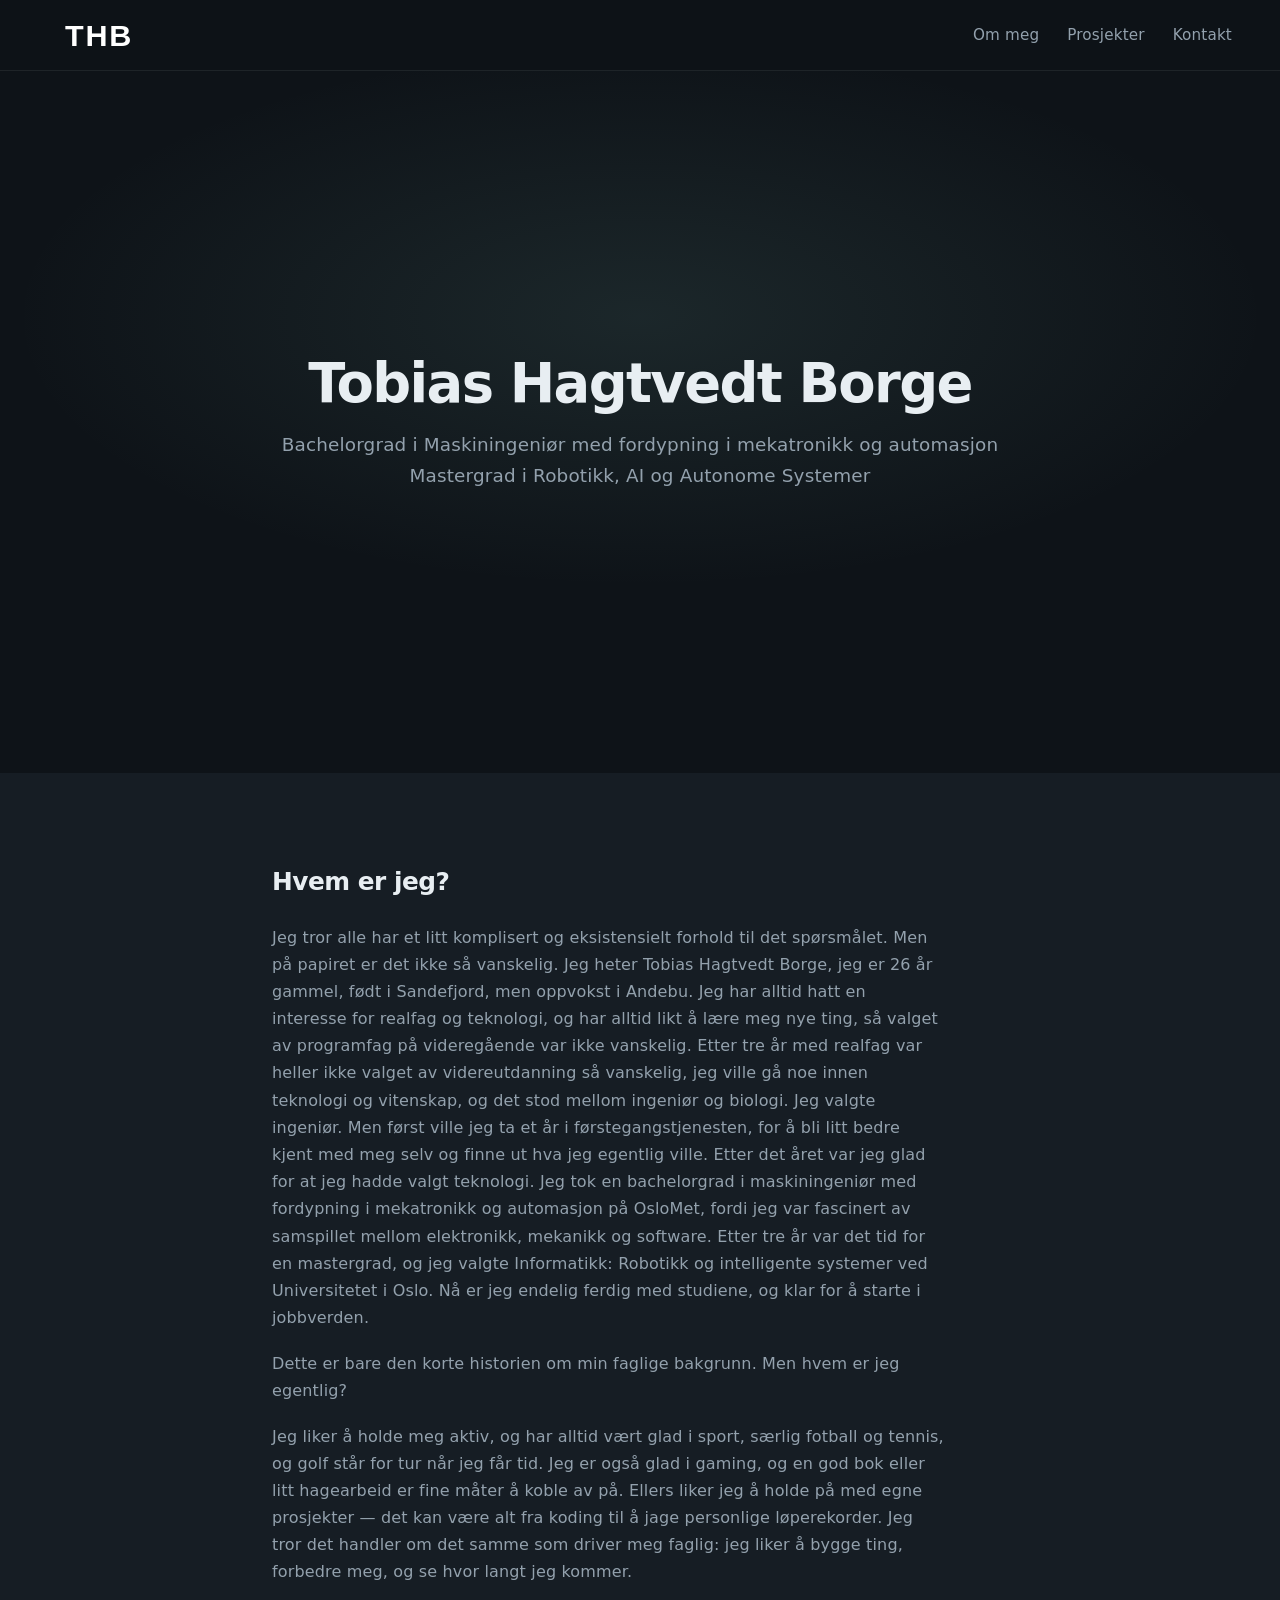
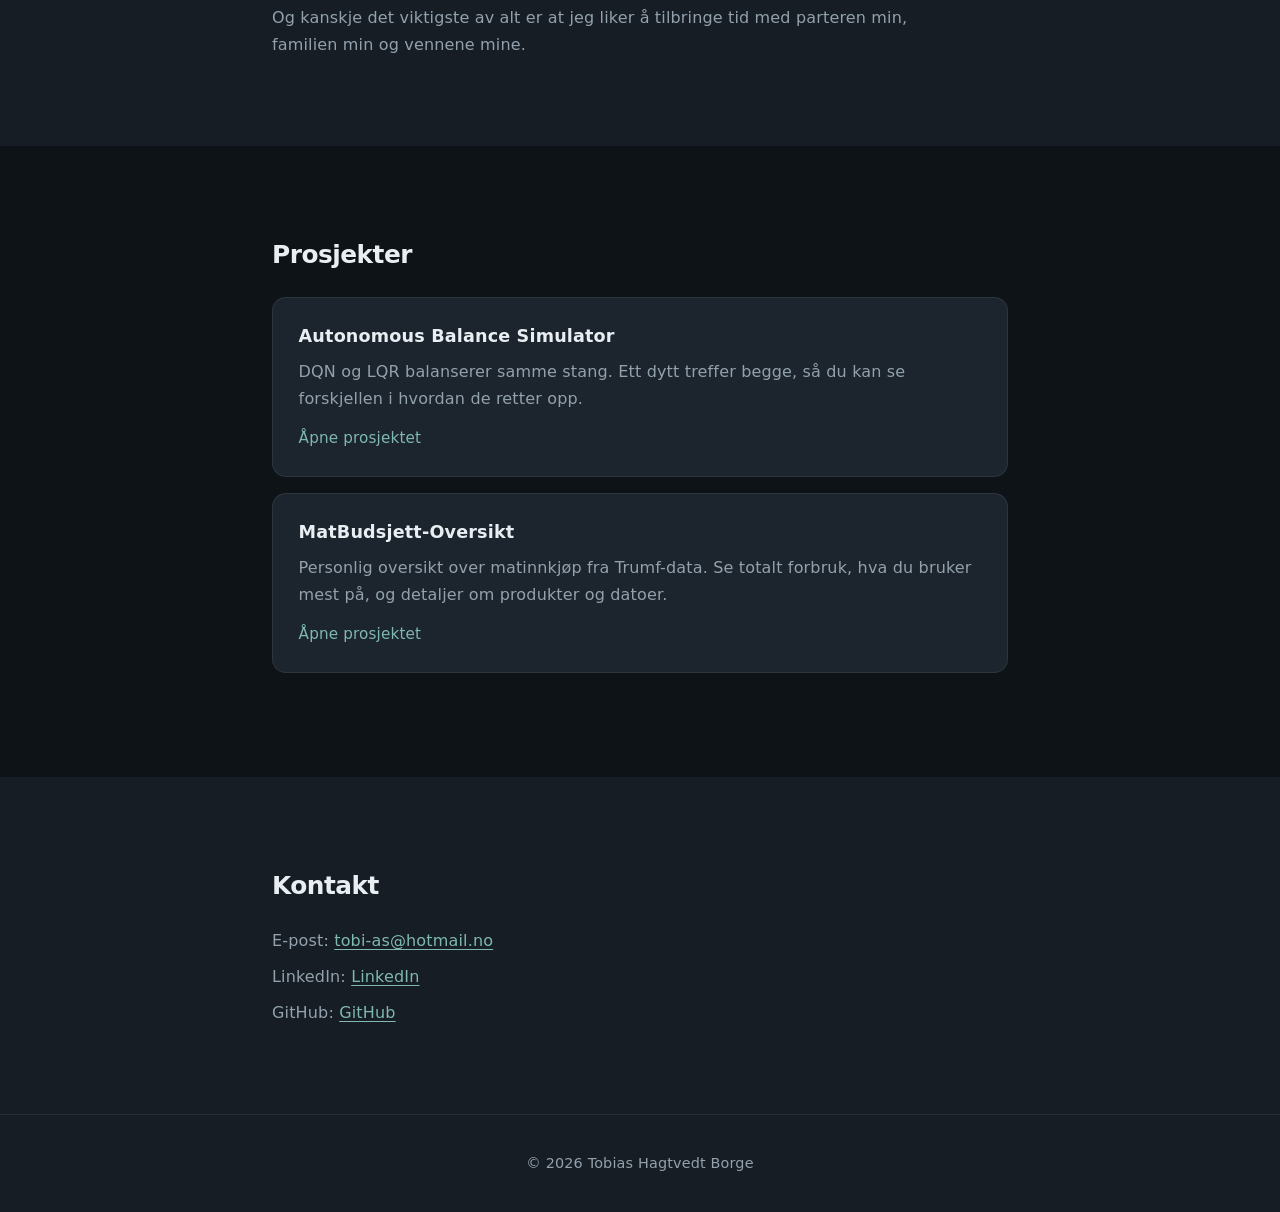
<file: Frontend/index.html>
<!-- This is the main HTML file for the website -->
<!-- The doctype declaration is the first thing in the file -->
<!DOCTYPE html>
<!-- The html tag is the root element of the document -->
 <!-- The lang attribute is used to set the language of the document -->
<html lang="no">
<!-- The head tag contains meta information about the document -->
<head>
  <!-- The meta tag is used to set the character set of the document -->
  <meta charset="UTF-8">
  <!-- The meta tag is used to set the viewport of the document -->
  <meta name="viewport" content="width=device-width, initial-scale=1.0">
  <title>Tobias Hagtvedt Borge – Portfolio</title>
  <link rel="stylesheet" href="styles.css">
</head>
<!-- The body tag is the main content of the document -->
<body>
  <!-- The header tag is the top part of the page -->

  <header>
    <!-- The nav tag is the navigation part of the page -->
    <nav>
      <!-- The logo of the page -->
      <a href="#hero" class="logo" aria-label="Tobias Hagtvedt Borge">
        <img src="logo-thb.svg" alt="THB">
      </a>
      <!-- The ul tag is the list of links in the navigation -->
      <ul>
        <!-- The li tag is the list item in the navigation -->
        <li><a href="#about">Om meg</a></li>
        <!-- The li tag is the list item in the navigation -->
        <li><a href="#projects">Prosjekter</a></li>
        <!-- The li tag is the list item in the navigation -->
        <li><a href="#contact">Kontakt</a></li>
      </ul>
    </nav>
  </header>

  <main>
    <!-- The section tag is the hero section of the page -->
    <section id="hero">
      <div class="section-inner">
        <!-- The h1 tag is the title of the hero section -->
        <h1>Tobias Hagtvedt Borge</h1>
        <!-- The p tag is the paragraph of the hero section -->
        <p>Bachelorgrad i Maskiningeniør med fordypning i mekatronikk og automasjon</p>
        <p>Mastergrad i Robotikk, AI og Autonome Systemer</p>
      </div>
    </section>

    <!-- The section tag is the about section of the page -->
    <section id="about">
      <div class="section-inner">
        <!-- The h2 tag is the title of the about section -->
        <h2>Hvem er jeg?</h2>
        <!-- The p tag is the paragraph of the about section -->
        <p>
          Jeg tror alle har et litt komplisert og eksistensielt forhold til det spørsmålet. Men på papiret er det ikke så vanskelig.
          Jeg heter Tobias Hagtvedt Borge, jeg er 26 år gammel, født i Sandefjord, men oppvokst i Andebu.
          Jeg har alltid hatt en interesse for realfag og teknologi, og har alltid likt å lære meg nye ting,
          så valget av programfag på videregående var ikke vanskelig. Etter tre år med realfag var heller ikke valget av videreutdanning så vanskelig,
          jeg ville gå noe innen teknologi og vitenskap, og det stod mellom ingeniør og biologi. Jeg valgte ingeniør.
          Men først ville jeg ta et år i førstegangstjenesten, for å bli litt bedre kjent med meg selv og finne ut hva jeg egentlig ville.
          Etter det året var jeg glad for at jeg hadde valgt teknologi.
          Jeg tok en bachelorgrad i maskiningeniør med fordypning i mekatronikk og automasjon på OsloMet, fordi jeg var
          fascinert av samspillet mellom elektronikk, mekanikk og software. Etter tre år var det tid for en mastergrad,
          og jeg valgte Informatikk: Robotikk og intelligente systemer ved Universitetet i Oslo.
          Nå er jeg endelig ferdig med studiene, og klar for å starte i jobbverden.
        </p>
        <p>
          Dette er bare den korte historien om min faglige bakgrunn. Men hvem er jeg egentlig?
        </p>
        <p>
          Jeg liker å holde meg aktiv, og har alltid vært glad i sport, særlig fotball og tennis, og golf står for tur
          når jeg får tid. Jeg er også glad i gaming, og en god bok eller litt hagearbeid er fine måter å koble av på.
          Ellers liker jeg å holde på med egne prosjekter — det kan være alt fra koding til å jage personlige
          løperekorder. Jeg tror det handler om det samme som driver meg faglig: jeg liker å bygge ting, forbedre meg,
          og se hvor langt jeg kommer.
        </p>
        <p>
          Og kanskje det viktigste av alt er at jeg liker å tilbringe tid med parteren min, familien min og vennene mine.
        </p>
      </div>
    </section>

    <!-- The section tag is the projects section of the page -->
    <section id="projects">
      <div class="section-inner">
        <!-- The h2 tag is the title of the projects section -->
        <h2>Prosjekter</h2>
        <a class="project" href="autonomous-balance.html">
          <h3>Autonomous Balance Simulator</h3>
          <p>
            DQN og LQR balanserer samme stang. Ett dytt treffer begge,
            så du kan se forskjellen i hvordan de retter opp.
          </p>
          <span class="project-link">Åpne prosjektet</span>
        </a>
        <a class="project" href="matbudsjett.html">
          <h3>MatBudsjett-Oversikt</h3>
          <p>
            Personlig oversikt over matinnkjøp fra Trumf-data. Se totalt forbruk,
            hva du bruker mest på, og detaljer om produkter og datoer.
          </p>
          <span class="project-link">Åpne prosjektet</span>
        </a>
      </div>
    </section>

    <!-- The section tag is the contact section of the page -->
    <section id="contact">
      <div class="section-inner">
        <!-- The h2 tag is the title of the contact section -->
        <h2>Kontakt</h2>
        <!-- The p tag is the paragraph of the contact section -->
        <p>E-post: <a href="mailto:tobi-as@hotmail.no">tobi-as@hotmail.no</a></p>
        <p>LinkedIn: <a href="https://www.linkedin.com/in/tobias-borge-2bb83427b/" target="_blank" rel="noopener noreferrer">LinkedIn</a></p>
        <p>GitHub: <a href="https://github.com/Tobias-Borge" target="_blank" rel="noopener noreferrer">GitHub</a></p>
      </div>
    </section>
  </main>

  <!-- The footer tag is the bottom part of the page -->
  <footer>
    <div class="section-inner">
      <!-- The p tag is the paragraph of the footer -->
      <p>&copy; 2026 Tobias Hagtvedt Borge</p>
    </div>
  </footer>

  <!-- The script tag is the JavaScript file of the website -->
  <script src="app.js"></script>
</body>
</html>
</file>
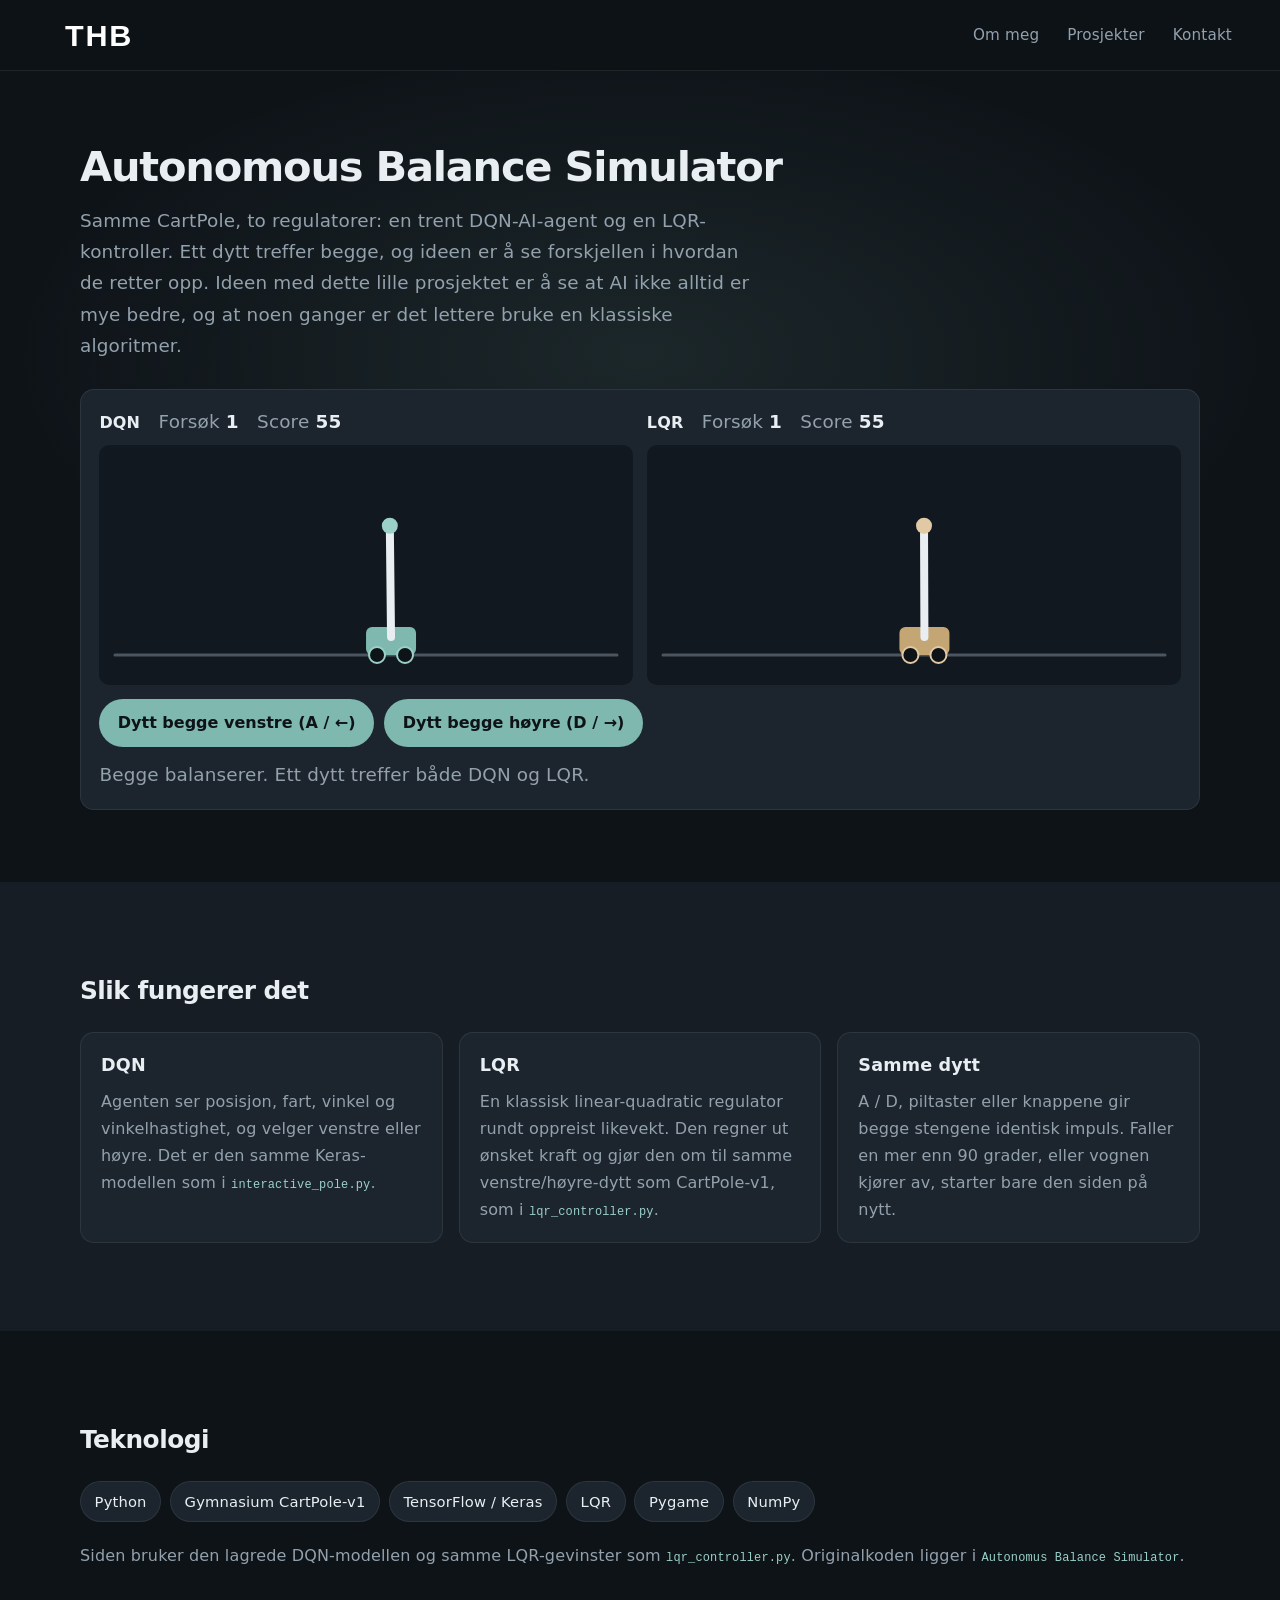
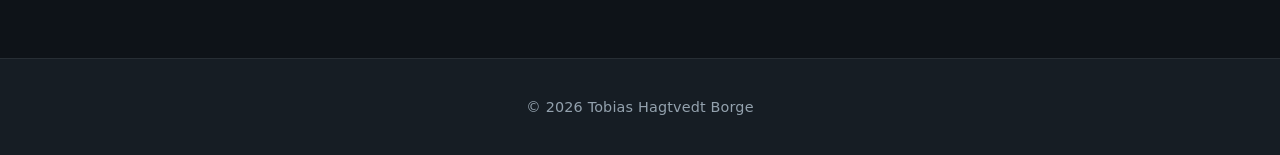
<file: Frontend/autonomous-balance.html>
<!DOCTYPE html>
<html lang="no">
<head>
  <meta charset="UTF-8">
  <meta name="viewport" content="width=device-width, initial-scale=1.0">
  <title>Autonomous Balance Simulator – Tobias Hagtvedt Borge</title>
  <link rel="stylesheet" href="styles.css">
</head>
<body class="page-balance">
  <header>
    <nav>
      <a href="index.html" class="logo" aria-label="Tilbake til forsiden">
        <img src="logo-thb.svg" alt="THB">
      </a>
      <ul>
        <li><a href="index.html#about">Om meg</a></li>
        <li><a href="index.html#projects">Prosjekter</a></li>
        <li><a href="index.html#contact">Kontakt</a></li>
      </ul>
    </nav>
  </header>

  <main>
    <section id="hero">
      <div class="section-inner">
        <h1>Autonomous Balance Simulator</h1>
        <p class="lede">
          Samme CartPole, to regulatorer: en trent DQN-AI-agent og en LQR-kontroller.
          Ett dytt treffer begge, og ideen er å se forskjellen i hvordan de retter opp. Ideen med dette lille prosjektet er å se at AI ikke alltid er mye bedre, og at noen ganger er det lettere bruke en klassiske algoritmer.
        </p>
        <div class="balance-play">
          <div class="balance-duel">
            <div class="balance-lane">
              <div class="balance-hud" aria-live="polite">
                <h3>DQN</h3>
                <p>Forsøk <strong id="dqn-episode">1</strong></p>
                <p>Score <strong id="dqn-score">0</strong></p>
              </div>
              <canvas id="dqn-canvas" width="640" height="280" aria-label="DQN CartPole"></canvas>
            </div>
            <div class="balance-lane">
              <div class="balance-hud" aria-live="polite">
                <h3>LQR</h3>
                <p>Forsøk <strong id="lqr-episode">1</strong></p>
                <p>Score <strong id="lqr-score">0</strong></p>
              </div>
              <canvas id="lqr-canvas" width="640" height="280" aria-label="LQR CartPole"></canvas>
            </div>
          </div>
          <div class="balance-controls">
            <button type="button" data-bump="-1">Dytt begge venstre (A / ←)</button>
            <button type="button" data-bump="1">Dytt begge høyre (D / →)</button>
          </div>
          <p id="balance-status" class="file-status">Laster agentene...</p>
        </div>
      </div>
    </section>

    <section id="how">
      <div class="section-inner">
        <h2>Slik fungerer det</h2>
        <div class="balance-grid">
          <article class="stat-card">
            <h3>DQN</h3>
            <p>
              Agenten ser posisjon, fart, vinkel og vinkelhastighet, og velger
              venstre eller høyre. Det er den samme Keras-modellen som i
              <code>interactive_pole.py</code>.
            </p>
          </article>
          <article class="stat-card">
            <h3>LQR</h3>
            <p>
              En klassisk linear-quadratic regulator rundt oppreist likevekt.
              Den regner ut ønsket kraft og gjør den om til samme venstre/høyre-dytt
              som CartPole-v1, som i <code>lqr_controller.py</code>.
            </p>
          </article>
          <article class="stat-card">
            <h3>Samme dytt</h3>
            <p>
              A / D, piltaster eller knappene gir begge stengene identisk impuls.
              Faller en mer enn 90 grader, eller vognen kjører av, starter bare
              den siden på nytt.
            </p>
          </article>
        </div>
      </div>
    </section>

    <section id="stack">
      <div class="section-inner">
        <h2>Teknologi</h2>
        <ul class="tech-list">
          <li>Python</li>
          <li>Gymnasium CartPole-v1</li>
          <li>TensorFlow / Keras</li>
          <li>LQR</li>
          <li>Pygame</li>
          <li>NumPy</li>
        </ul>
        <p class="empty-note">
          Siden bruker den lagrede DQN-modellen og samme LQR-gevinster som
          <code>lqr_controller.py</code>. Originalkoden ligger i
          <code>Autonomus Balance Simulator</code>.
        </p>
      </div>
    </section>
  </main>

  <footer>
    <div class="section-inner">
      <p>&copy; 2026 Tobias Hagtvedt Borge</p>
    </div>
  </footer>

  <script src="app.js"></script>
  <script src="data/cartpole_dqn.js"></script>
  <script src="autonomous-balance.js"></script>
</body>
</html>
</file>
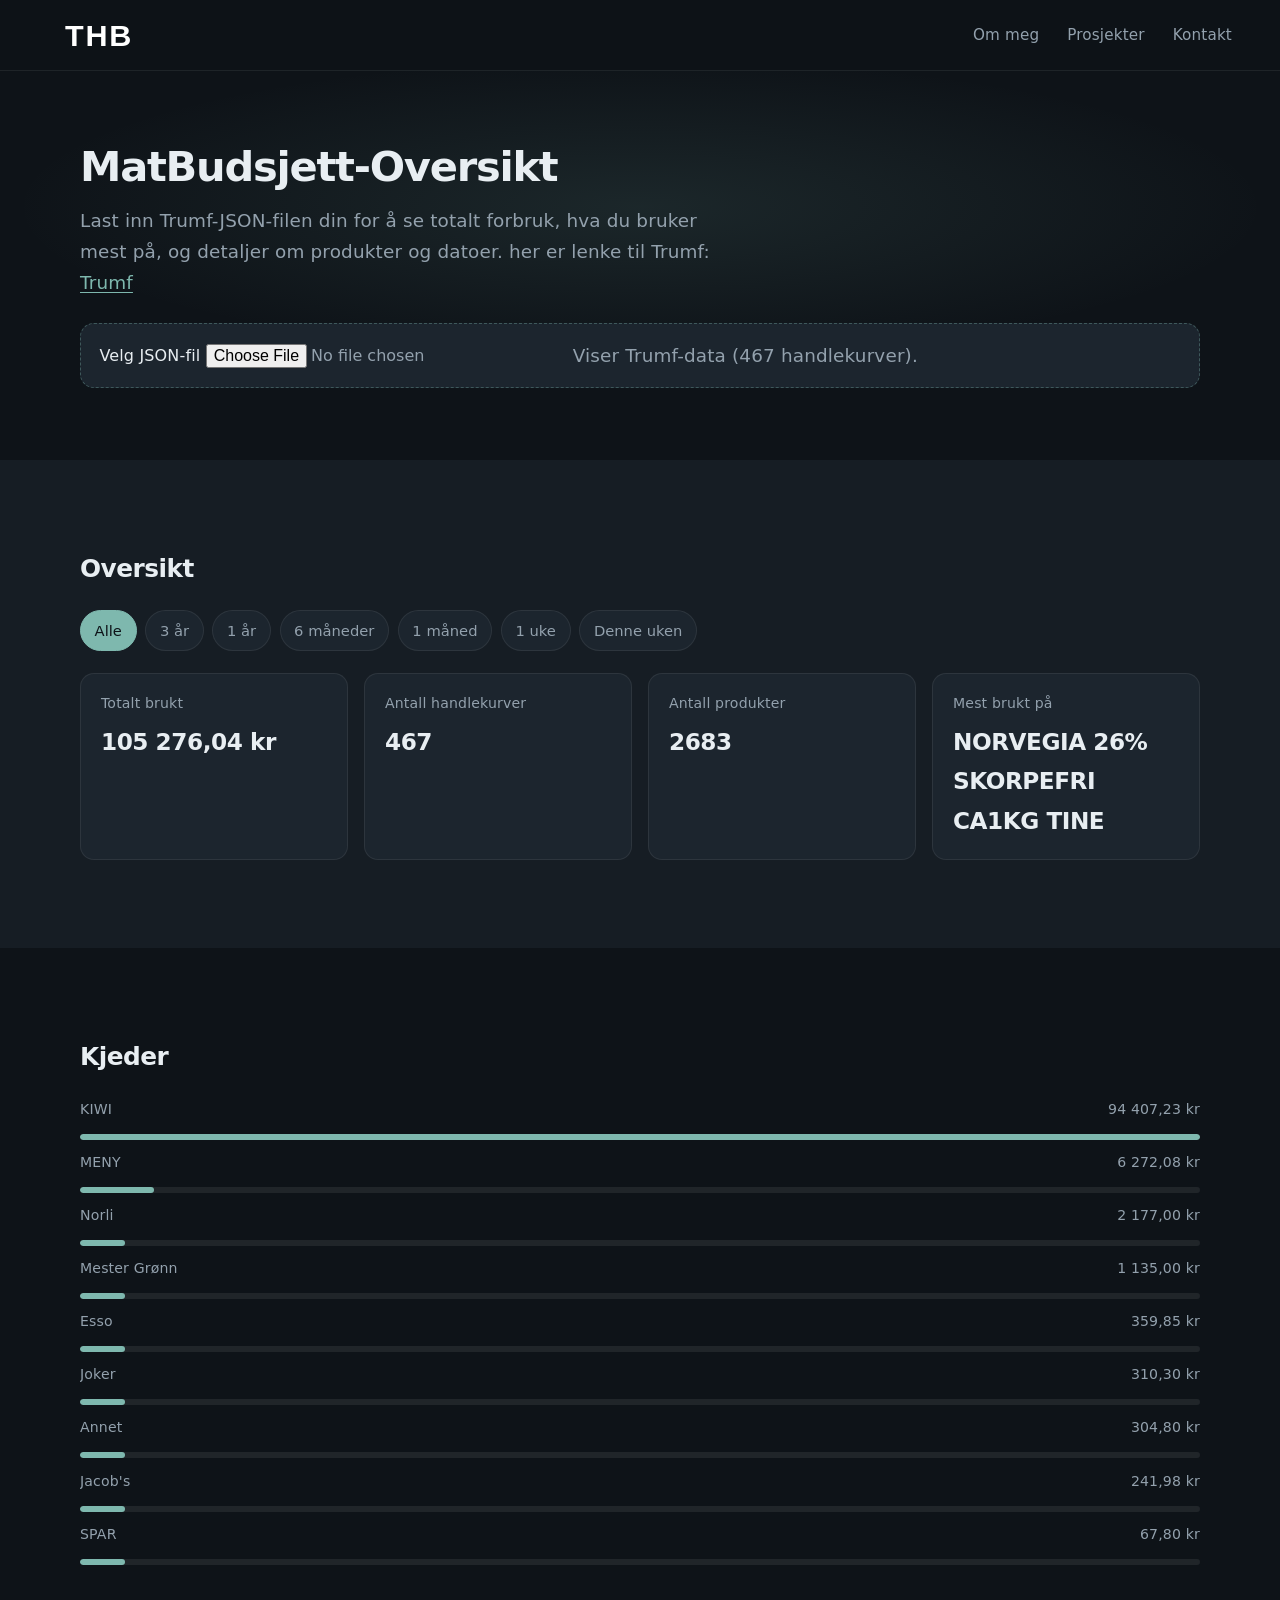
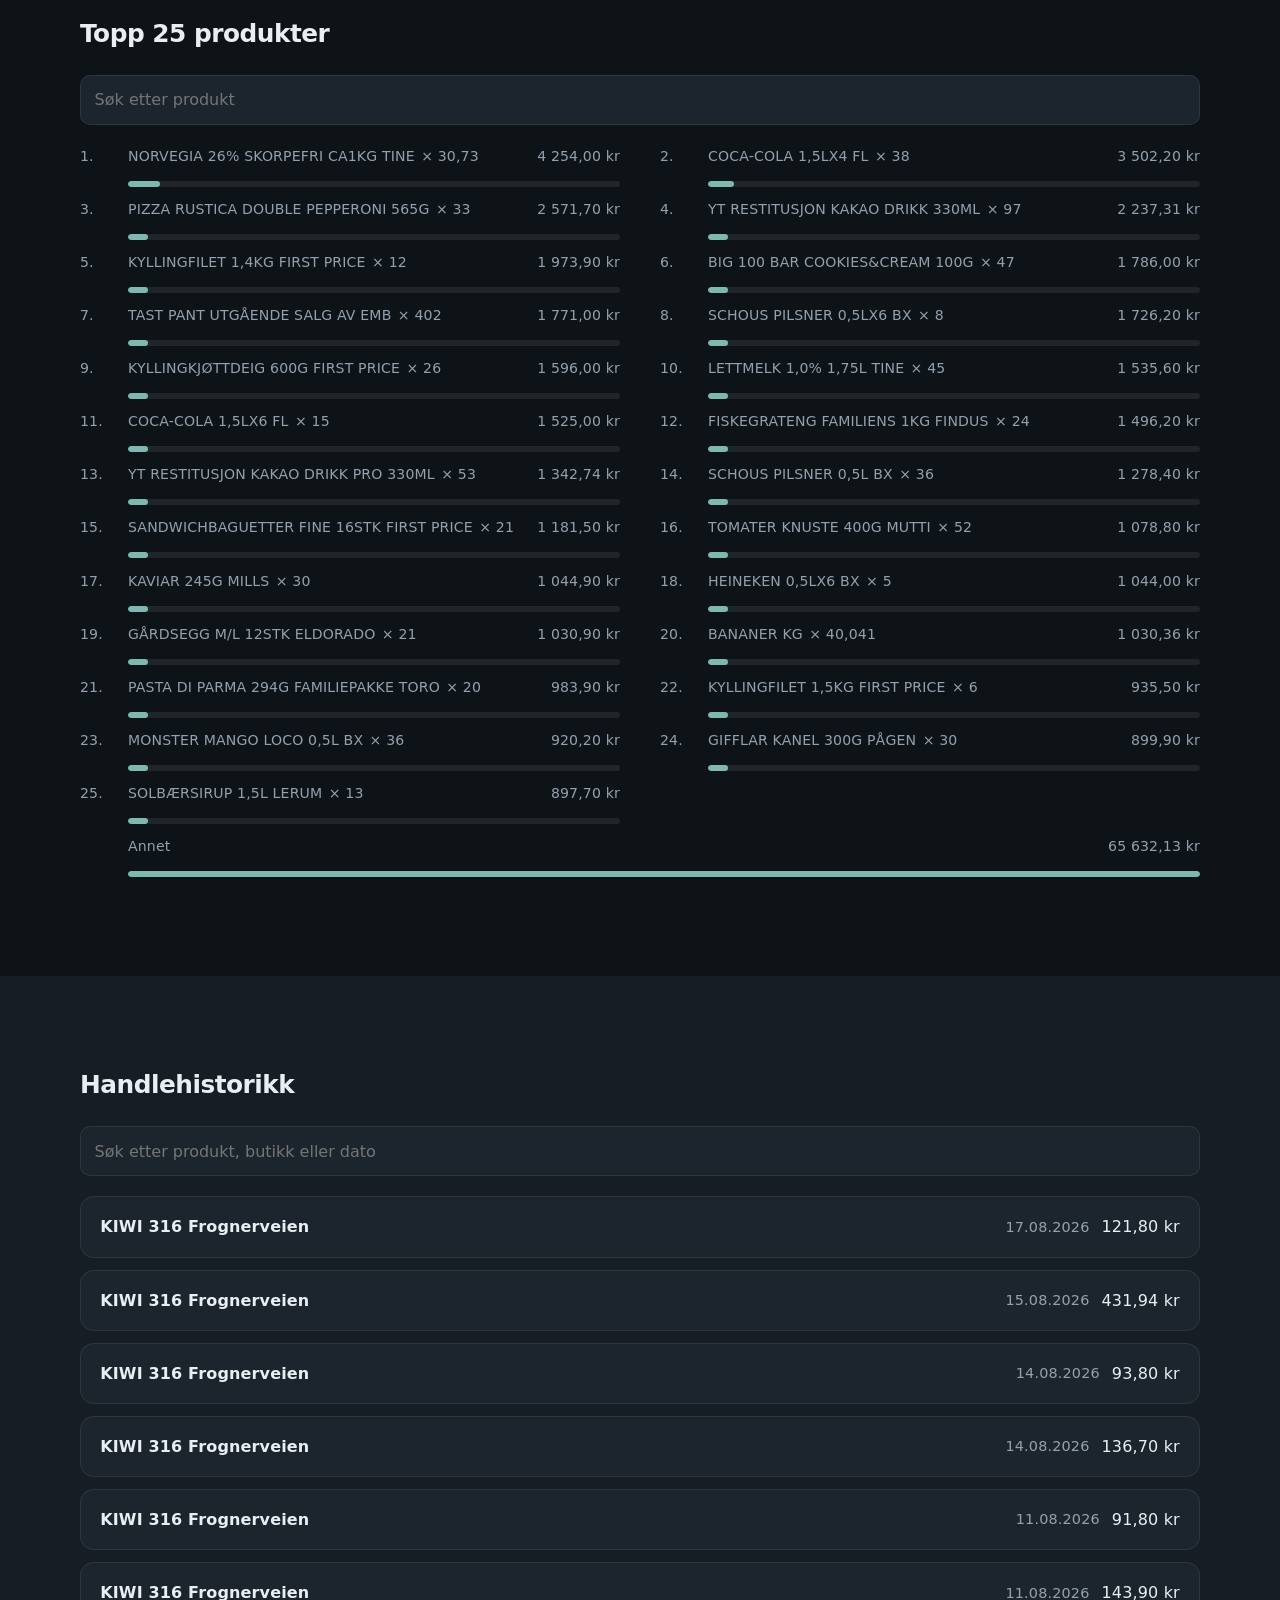
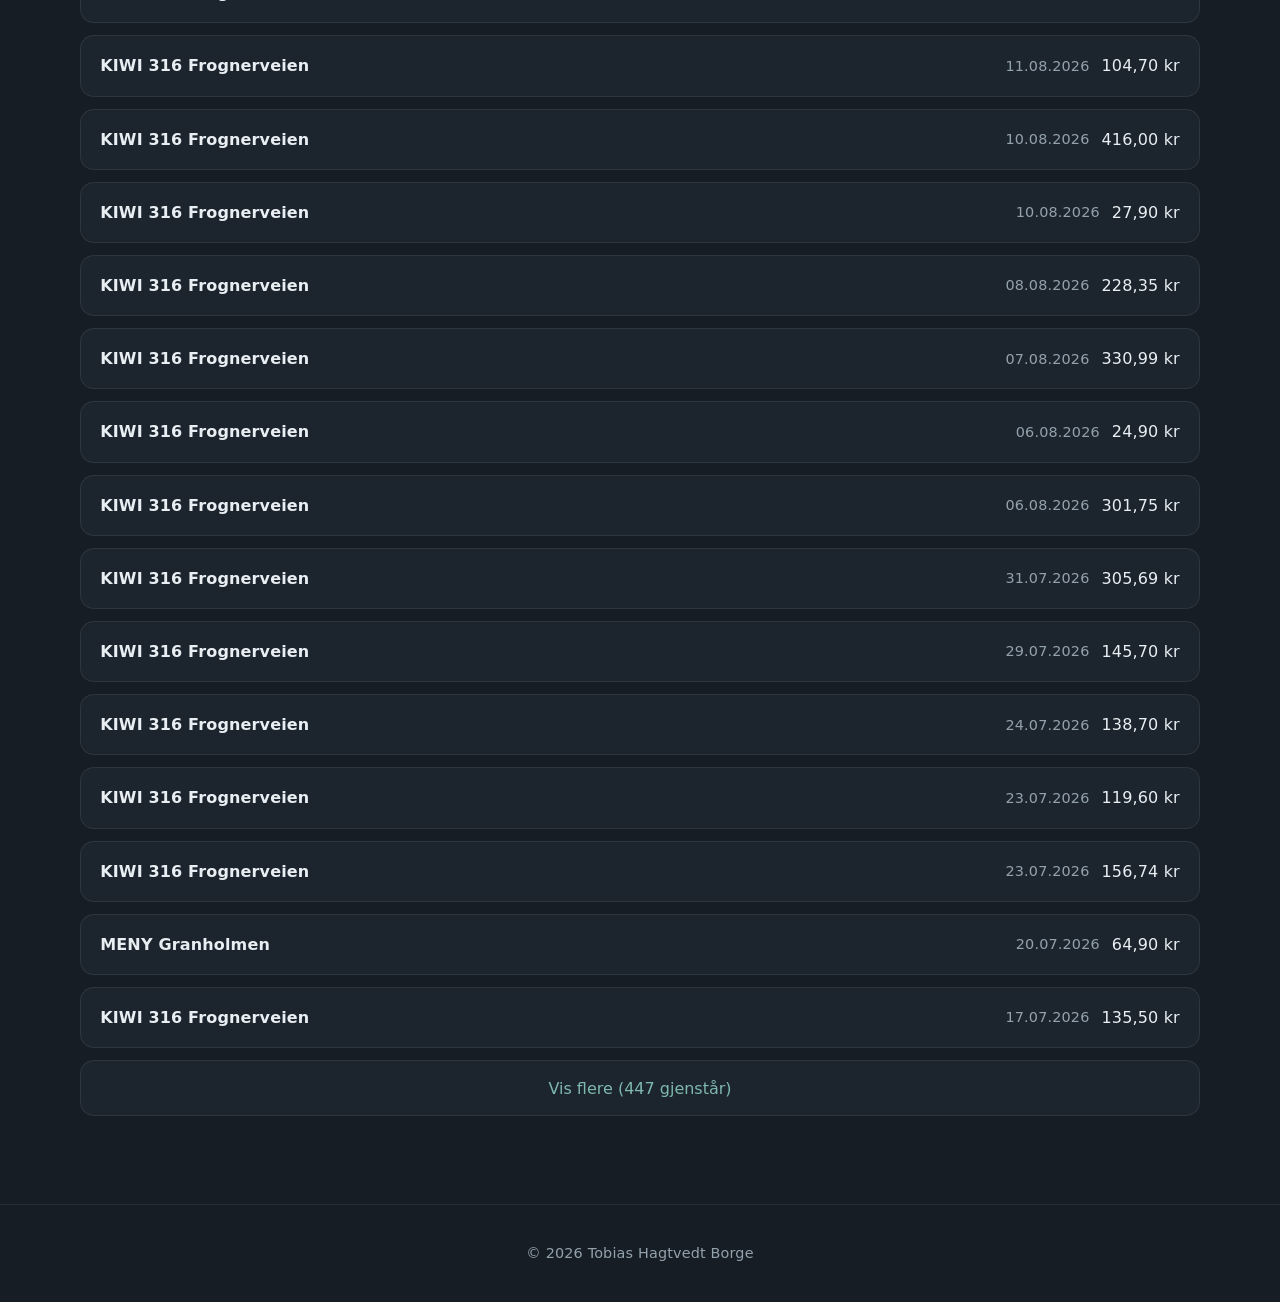
<file: Frontend/matbudsjett.html>
<!DOCTYPE html>
<html lang="no">
<head>
  <meta charset="UTF-8">
  <meta name="viewport" content="width=device-width, initial-scale=1.0">
  <title>MatBudsjett-Oversikt – Tobias Hagtvedt Borge</title>
  <link rel="stylesheet" href="styles.css">
</head>
<body class="page-budget">
  <header>
    <nav>
      <a href="index.html" class="logo" aria-label="Tilbake til forsiden">
        <img src="logo-thb.svg" alt="THB">
      </a>
      <ul>
        <li><a href="index.html#about">Om meg</a></li>
        <li><a href="index.html#projects">Prosjekter</a></li>
        <li><a href="index.html#contact">Kontakt</a></li>
      </ul>
    </nav>
  </header>

  <main>
    <section id="hero">
      <div class="section-inner">
        <h1>MatBudsjett-Oversikt</h1>
        <p class="lede">
          Last inn Trumf-JSON-filen din for å se totalt forbruk, hva du bruker mest på,
          og detaljer om produkter og datoer.
          her er lenke til Trumf: <a href="https://www.trumf.no" target="_blank" rel="noopener noreferrer">Trumf</a>
        </p>
        <div class="file-panel">
          <label>
            Velg JSON-fil
            <input id="json-file" type="file" accept=".json,application/json">
          </label>
          <p id="file-status" class="file-status">Ingen fil lastet inn ennå.</p>
        </div>
      </div>
    </section>

    <section id="overview">
      <div class="section-inner">
        <h2>Oversikt</h2>
        <div id="period-filters" class="period-filters" role="group" aria-label="Tidsperiode">
          <button type="button" class="period-btn is-active" data-period="all">Alle</button>
          <button type="button" class="period-btn" data-period="3y">3 år</button>
          <button type="button" class="period-btn" data-period="1y">1 år</button>
          <button type="button" class="period-btn" data-period="6m">6 måneder</button>
          <button type="button" class="period-btn" data-period="1m">1 måned</button>
          <button type="button" class="period-btn" data-period="1w">1 uke</button>
          <button type="button" class="period-btn" data-period="thisWeek">Denne uken</button>
        </div>
        <div id="stats" class="stat-grid"></div>
      </div>
    </section>

    <section id="top">
      <div class="section-inner">
        <h2>Kjeder</h2>
        <div id="chains"></div>
        <h2 id="product-heading" class="section-sub">Topp 25 produkter</h2>
        <div class="toolbar product-toolbar">
          <input id="product-search" type="search" placeholder="Søk etter produkt">
        </div>
        <div id="top-lists" class="product-bars"></div>
      </div>
    </section>

    <section id="history">
      <div class="section-inner">
        <h2>Handlehistorikk</h2>
        <div class="toolbar">
          <input id="search" type="search" placeholder="Søk etter produkt, butikk eller dato">
        </div>
        <div id="receipts"></div>
      </div>
    </section>
  </main>

  <footer>
    <div class="section-inner">
      <p>&copy; 2026 Tobias Hagtvedt Borge</p>
    </div>
  </footer>

  <script src="app.js"></script>
  <script src="matbudsjett.js"></script>
</body>
</html>
</file>
<file: Frontend/styles.css>
/* CSS for the frontend of the website */

/* Reset and base styles */

* {
  margin: 0;
  padding: 0;
  box-sizing: border-box;
}

/* Color variables — soft slate with a muted teal accent */
:root {
  --bg-a: #0e1318;
  --bg-b: #161d24;
  --bg-surface: #1c252e;
  --accent: #7eb8ae;
  --accent-hover: #9ad0c7;
  --accent-soft: rgba(126, 184, 174, 0.14);
  --text-main: #e8eef2;
  --text-muted: #93a1ad;
  --border: rgba(232, 238, 242, 0.08);
  --content-width: 46rem;
  --page-pad: clamp(1.25rem, 4vw, 3rem);
}

html {
  scroll-behavior: smooth;
}

/* Body styles and by that we mean the whole page */
body {
  font-family: "Segoe UI", system-ui, -apple-system, sans-serif;
  background: var(--bg-a);
  color: var(--text-main);
  line-height: 1.7;
  letter-spacing: 0.01em;
}

/* Shared inner wrapper — keeps text readable while backgrounds go edge to edge */
.section-inner {
  width: min(100%, var(--content-width));
  margin-inline: auto;
}

/* Header styles, the top part of the page */
header {
  position: sticky;
  top: 0;
  z-index: 10;
  width: 100%;
  background: rgba(14, 19, 24, 0.92);
  backdrop-filter: blur(16px);
  border-bottom: 1px solid var(--border);
}

/* Navigation styles — full width so logo and links sit at the page edges */
nav {
  display: flex;
  justify-content: space-between;
  align-items: center;
  width: 100%;
  padding: 1rem var(--page-pad);
}

/* Navigation list styles, the top part of the page */
nav ul {
  display: flex;
  list-style: none;
  gap: 1.75rem;
}

/* Navigation link styles, we mean the links in the navigation */
nav a {
  text-decoration: none;
  color: var(--text-muted);
  font-size: 0.95rem;
  transition: color 0.25s ease;
}

/* Navigation link hover styles, meaning when you hover over a link in the navigation */
nav a:hover {
  color: var(--accent-hover);
}

/* Logo styles, and by that we mean the logo in the navigation */
.logo {
  display: flex;
  align-items: center;
  line-height: 0;
  text-decoration: none;
}

.logo img {
  display: block;
  height: 2.4rem;
  width: auto;
}

/* Section styles — full viewport width so the color bands reach the sides */
section {
  width: 100%;
  padding: 5.5rem var(--page-pad);
}

/* Alternating full-bleed backgrounds between sections */
section:nth-of-type(odd) {
  background: var(--bg-a);
}

section:nth-of-type(even) {
  background: var(--bg-b);
}

/* Hero section styles, the main part of the page */
#hero {
  min-height: 78vh;
  display: flex;
  flex-direction: column;
  justify-content: center;
  text-align: center;
  background:
    radial-gradient(ellipse 70% 55% at 50% 35%, rgba(126, 184, 174, 0.12), transparent 70%),
    var(--bg-a);
  padding-block: 7rem;
}

/* Hero section title styles, the title in the hero section */
#hero h1 {
  font-size: clamp(2.1rem, 5vw, 3.4rem);
  font-weight: 600;
  letter-spacing: -0.03em;
  line-height: 1.15;
  margin-bottom: 0.85rem;
}

/* Hero section paragraph styles, the paragraph in the hero section */
#hero p {
  color: var(--text-muted);
  font-size: 1.15rem;
}

/* Section title styles, the titles of the sections */
h2 {
  font-size: 1.55rem;
  font-weight: 600;
  letter-spacing: -0.02em;
  margin-bottom: 1.25rem;
}

h3 {
  font-size: 1.1rem;
  font-weight: 600;
  margin-bottom: 0.4rem;
}

#about p,
#contact p {
  color: var(--text-muted);
  max-width: 42rem;
}

#about p + p {
  margin-top: 1.15rem;
}

#about .about-lead {
  color: var(--text-main);
  font-size: 1.15rem;
  font-weight: 600;
}

#about .about-lead + p {
  margin-top: 0.4rem;
}

#contact p + p {
  margin-top: 0.55rem;
}

/* Project styles, the projects of the page */
.project {
  background: var(--bg-surface);
  border: 1px solid var(--border);
  border-radius: 14px;
  padding: 1.5rem 1.6rem;
  margin-bottom: 1rem;
  transition: border-color 0.3s ease, transform 0.3s ease, background 0.3s ease;
}

/* Project hover styles, meaning when you hover over a project */
.project:hover {
  border-color: rgba(126, 184, 174, 0.35);
  background: color-mix(in srgb, var(--bg-surface) 88%, var(--accent));
  transform: translateY(-3px);
}

a.project {
  display: block;
  text-decoration: none;
  color: inherit;
}

a.project:hover {
  color: inherit;
}

.project p {
  color: var(--text-muted);
}

.project-link {
  display: inline-block;
  margin-top: 0.85rem;
  color: var(--accent);
  font-size: 0.95rem;
}

/* Link styles, the links in the page */
a {
  color: var(--accent);
  text-underline-offset: 0.18em;
  transition: color 0.2s ease;
}

a:hover {
  color: var(--accent-hover);
}

/* Footer styles, the bottom part of the page */
footer {
  width: 100%;
  text-align: center;
  padding: 2.25rem var(--page-pad);
  color: var(--text-muted);
  background: var(--bg-b);
  border-top: 1px solid var(--border);
  font-size: 0.9rem;
}

@media (max-width: 640px) {
  nav ul {
    gap: 1.1rem;
  }

  section {
    padding-block: 4rem;
  }
}

/* MatBudsjett-Oversikt — same palette, wider content for tables */
.page-budget {
  --content-width: 70rem;
}

.page-budget #hero {
  min-height: auto;
  text-align: left;
  align-items: stretch;
  padding-block: 4.5rem;
}

.page-budget #hero h1 {
  font-size: clamp(1.8rem, 4vw, 2.6rem);
}

.page-budget #hero .lede {
  max-width: 40rem;
  margin-bottom: 1.5rem;
}

.file-panel {
  display: flex;
  flex-wrap: wrap;
  align-items: center;
  gap: 0.85rem 1.25rem;
  padding: 1rem 1.15rem;
  background: var(--bg-surface);
  border: 1px dashed rgba(126, 184, 174, 0.35);
  border-radius: 14px;
}

.file-panel input[type="file"] {
  color: var(--text-muted);
  font: inherit;
}

.file-status {
  color: var(--text-muted);
  font-size: 0.95rem;
}

.stat-grid {
  display: grid;
  grid-template-columns: repeat(auto-fit, minmax(11rem, 1fr));
  gap: 1rem;
}

.period-filters {
  display: flex;
  flex-wrap: wrap;
  gap: 0.55rem;
  margin-bottom: 1.35rem;
}

.period-btn {
  border: 1px solid var(--border);
  background: var(--bg-surface);
  color: var(--text-muted);
  font: inherit;
  font-size: 0.92rem;
  padding: 0.45rem 0.85rem;
  border-radius: 999px;
  cursor: pointer;
  transition: border-color 0.2s ease, background 0.2s ease, color 0.2s ease;
}

.period-btn:hover {
  color: var(--text-main);
  border-color: rgba(126, 184, 174, 0.35);
}

.period-btn.is-active {
  color: var(--bg-a);
  background: var(--accent);
  border-color: var(--accent);
}

.stat-card {
  background: var(--bg-surface);
  border: 1px solid var(--border);
  border-radius: 14px;
  padding: 1.15rem 1.25rem;
}

.stat-card span {
  display: block;
  color: var(--text-muted);
  font-size: 0.88rem;
  margin-bottom: 0.35rem;
}

.stat-card strong {
  font-size: clamp(1.05rem, 2vw, 1.45rem);
  font-weight: 600;
  letter-spacing: -0.02em;
  overflow-wrap: anywhere;
}

.split-grid {
  display: grid;
  grid-template-columns: repeat(auto-fit, minmax(16rem, 1fr));
  gap: 1.5rem;
}

.section-sub {
  margin-top: 3rem;
}

.product-toolbar {
  margin-bottom: 1.25rem;
}

.product-bars {
  display: grid;
  grid-template-columns: 1fr;
  column-gap: 2.5rem;
}

@media (min-width: 860px) {
  .product-bars {
    grid-template-columns: 1fr 1fr;
  }

  .product-bars .bar-row.is-other {
    grid-column: 1 / -1;
  }
}

.bar-row {
  display: grid;
  grid-template-columns: minmax(0, 1fr) auto;
  gap: 0.75rem;
  align-items: baseline;
  margin-bottom: 0.7rem;
}

.bar-row.numbered {
  grid-template-columns: 2.25rem minmax(0, 1fr) auto;
}

.bar-rank {
  color: var(--text-muted);
  font-size: 0.88rem;
  font-variant-numeric: tabular-nums;
}

.bar-row p {
  color: var(--text-main);
  font-size: 0.95rem;
  display: flex;
  align-items: baseline;
  gap: 0.4rem;
  min-width: 0;
}

.bar-name {
  overflow: hidden;
  text-overflow: ellipsis;
  white-space: nowrap;
  min-width: 0;
}

.bar-units {
  flex: 0 0 auto;
  color: var(--text-muted);
  font-size: 0.88rem;
  white-space: nowrap;
}

.bar-row span {
  color: var(--text-muted);
  font-size: 0.88rem;
  white-space: nowrap;
}

.bar-track {
  grid-column: 1 / -1;
  height: 6px;
  border-radius: 999px;
  background: var(--border);
  overflow: hidden;
}

.bar-row.numbered .bar-track {
  grid-column: 2 / -1;
}

.bar-fill {
  height: 100%;
  border-radius: inherit;
  background: var(--accent);
}

.toolbar {
  display: flex;
  flex-wrap: wrap;
  gap: 0.75rem;
  margin-bottom: 1.25rem;
}

.toolbar input {
  flex: 1 1 14rem;
  background: var(--bg-surface);
  border: 1px solid var(--border);
  border-radius: 10px;
  color: var(--text-main);
  font: inherit;
  padding: 0.65rem 0.85rem;
}

.toolbar input:focus {
  outline: 1px solid var(--accent);
}

.receipt {
  background: var(--bg-surface);
  border: 1px solid var(--border);
  border-radius: 14px;
  margin-bottom: 0.75rem;
  overflow: hidden;
}

.receipt summary {
  cursor: pointer;
  list-style: none;
  display: grid;
  grid-template-columns: 1fr auto auto;
  gap: 0.75rem;
  align-items: center;
  padding: 1rem 1.2rem;
}

.receipt summary::-webkit-details-marker {
  display: none;
}

.receipt summary:hover {
  background: color-mix(in srgb, var(--bg-surface) 88%, var(--accent));
}

.receipt-meta {
  color: var(--text-muted);
  font-size: 0.9rem;
}

.receipt table {
  width: 100%;
  border-collapse: collapse;
  font-size: 0.95rem;
}

.receipt th,
.receipt td {
  text-align: left;
  padding: 0.55rem 1.2rem;
  border-top: 1px solid var(--border);
}

.receipt th {
  color: var(--text-muted);
  font-weight: 500;
}

.receipt td:last-child,
.receipt th:last-child {
  text-align: right;
}

.empty-note {
  color: var(--text-muted);
}

.show-more {
  display: block;
  width: 100%;
  margin-top: 0.5rem;
  padding: 0.85rem 1rem;
  border: 1px solid var(--border);
  border-radius: 14px;
  background: var(--bg-surface);
  color: var(--accent);
  font: inherit;
  cursor: pointer;
  transition: border-color 0.2s ease, background 0.2s ease;
}

.show-more:hover {
  border-color: rgba(126, 184, 174, 0.35);
  background: color-mix(in srgb, var(--bg-surface) 88%, var(--accent));
}

@media (max-width: 640px) {
  .receipt summary {
    grid-template-columns: 1fr;
    gap: 0.2rem;
  }
}

/* Autonomous Balance Simulator */
.page-balance {
  --content-width: 70rem;
}

.page-balance #hero {
  min-height: auto;
  text-align: left;
  align-items: stretch;
  padding-block: 4.5rem;
}

.page-balance #hero h1 {
  font-size: clamp(1.8rem, 4vw, 2.6rem);
}

.page-balance #hero .lede {
  max-width: 42rem;
  margin-bottom: 1.75rem;
}

.balance-play {
  background: var(--bg-surface);
  border: 1px solid var(--border);
  border-radius: 14px;
  padding: 1rem 1.15rem 1.15rem;
}

.balance-duel {
  display: grid;
  grid-template-columns: 1fr 1fr;
  gap: 0.85rem;
}

.balance-lane canvas {
  display: block;
  width: 100%;
  min-height: 240px;
  height: 240px;
  border-radius: 10px;
  background: color-mix(in srgb, var(--bg-a) 70%, var(--bg-surface));
}

.balance-hud {
  display: flex;
  flex-wrap: wrap;
  align-items: baseline;
  gap: 0.45rem 1.15rem;
  margin-bottom: 0.45rem;
  color: var(--text-muted);
  font-size: 0.92rem;
}

.balance-hud h3 {
  margin: 0;
  color: var(--text-main);
  font-size: 1rem;
}

.balance-hud strong {
  color: var(--text-main);
  font-variant-numeric: tabular-nums;
}

@media (max-width: 800px) {
  .balance-duel {
    grid-template-columns: 1fr;
  }
}

.balance-controls {
  display: flex;
  flex-wrap: wrap;
  gap: 0.65rem;
  margin-top: 0.9rem;
}

.balance-controls button {
  border: 0;
  border-radius: 999px;
  background: var(--accent);
  color: var(--bg-a);
  font: inherit;
  font-weight: 600;
  padding: 0.65rem 1.15rem;
  cursor: pointer;
}

.balance-controls button:hover {
  background: var(--accent-hover);
}

#balance-status {
  margin-top: 0.75rem;
}

.balance-grid {
  display: grid;
  grid-template-columns: repeat(auto-fit, minmax(16rem, 1fr));
  gap: 1rem;
}

.balance-grid .stat-card p {
  color: var(--text-muted);
}

.tech-list {
  display: flex;
  flex-wrap: wrap;
  gap: 0.55rem;
  list-style: none;
  margin-bottom: 1.25rem;
}

.tech-list li {
  border: 1px solid var(--border);
  background: var(--bg-surface);
  color: var(--text-main);
  font-size: 0.92rem;
  padding: 0.45rem 0.85rem;
  border-radius: 999px;
}

.page-balance code {
  font-size: 0.92em;
  color: var(--accent-hover);
}
</file>
